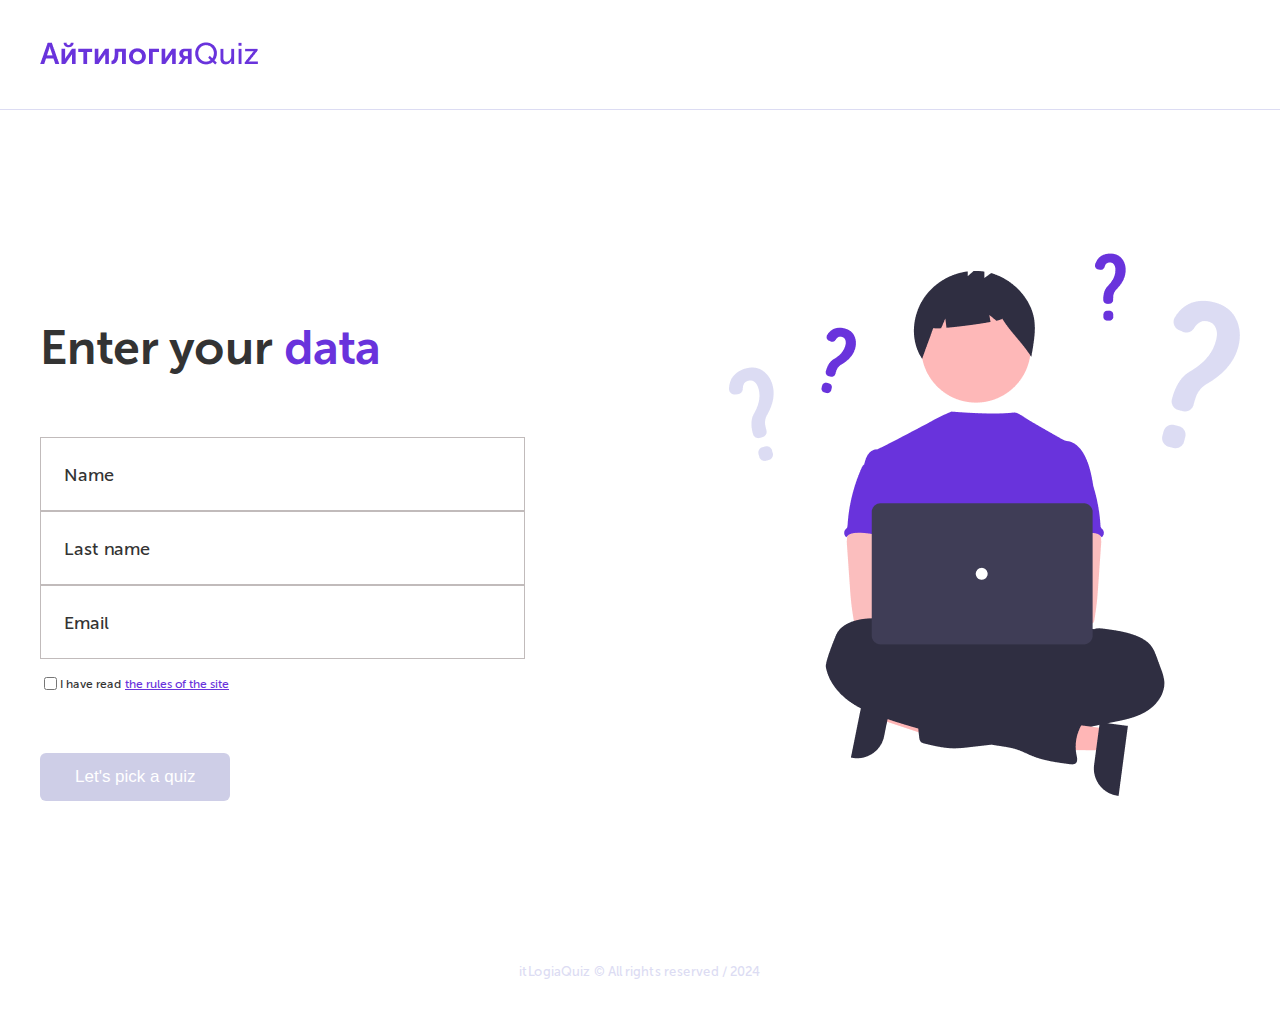
<file: form.html>
<!DOCTYPE html>
<html lang="eng">

<head>
    <meta charset="utf-8">
    <meta name="viewport" content="width=device-width, initial-scale=1.0">
    <title>Registration</title>
    <link rel="stylesheet" href="styles/common.css">
    <link rel="stylesheet" href="styles/form.css">

<body>
    <header class="header">
        <div class="container">
            <div class="logo">
                <img src="images/logo.png" alt="Logo">
            </div>
        </div>
    </header>

    <section class="form">
        <div class="container">
            <div class="form-content">
                <h1 class="form-title common-title">
                    Enter your <span>data</span>
                </h1>
                <div class="form-details">
                    <div class="form-group">
                        <input type="text" class="form-input" id="name" required>
                        <label for="name" class="form-label">Name</label>
                    </div>
                    <div class="form-group">
                        <input type="text" class="form-input" id="last-name" required>
                        <label for="last-name" class="form-label">Last name</label>
                    </div>
                    <div class="form-group">
                        <input type="text" class="form-input" id="email" required>
                        <label for="email" class="form-label">Email</label>
                    </div>
                    <div class="form-agree">
                        <input type="checkbox" id="agree" required>
                        <label for="agree">
                            I have read <a href="#">the rules of the site</a>
                        </label>
                    </div>
                </div>
                <div class="form-button">
                    <button class="button" id="process" disabled>Let's pick a quiz</button>
                </div>
            </div>
            <div class="form-image">
                <img src="images/form-image.png" alt="Image">
            </div>
        </div>
    </section>

    <footer class="footer">
        itLogiaQuiz © All rights reserved / 2024
    </footer>
    <script src="script/form.js"></script>
</body>

</html>
</file>
<file: styles/common.css>
body {
    margin: 0;
    font-family: 'Myseo Sans Cyrl', sans-serif;
    color: #333333;
}

a {
    color: #6933DC;
}

@font-face {
    font-family: 'Myseo Sans Cyrl';
    src: url('../fonts/museosanscyrl-500.ttf');
}

@font-face {
    font-family: 'Myseo Sans Cyrl Bold';
    src: url('../fonts/Museo-Sans-Cyrl-700.ttf');
    font-weight: bold;
}

.header {
    padding: 42px 0 40px;
    border-bottom: 1px solid #DCDCF3;
}

.container {
    max-width: 1200px;
    margin: 0 auto;
}

.common-title {
    font-family: 'Myseo Sans Cyrl Bold';
    font-size: 48px;
    line-height: 58px;
    text-align: left;

}

.common-title span {
    color: #6933DC;
}

.button {
    padding: 14px 35px;
    border: 0;
    border-radius: 6px;
    gap: 10px;
    background: #6933DC;
    color: #FFFFFF;
    font-size: 17px;
    line-height: 20px;
    cursor: pointer;
    transition: .4s;
}

.button:hover {
    background: #3a0d9bda;
}

.button:disabled {
    background-color: #cecee7;
    cursor: not-allowed;
}

.button-transparent {
    background: transparent;
    color: #6933DC;
    border: 1px solid #6933DC;
    transition: .2s ease all;

}

.button-transparent:hover {
    color: #cecee7;
}

.button-transparent:disabled {
    cursor: not-allowed;
    background: transparent;
    color: #cecee7;
    border: 1px solid #cecee7;
}


.footer {
    text-align: center;
    padding: 40px 0;
    font-size: 13px;
    line-height: 16px;
    color: #DCDCF3;
}
</file>
<file: styles/form.css>
.form {
    padding: 140px 0 123px 0;
}

.form .container {
    display: flex;
    align-items: flex-end;
    justify-content: space-between;
}

.form-content {
    max-width: 504px;
}

.form-details {
    margin-top: 60px;
    max-width: 485px;
}

.form-agree {
    margin-top: 15px;
    font-size: 12px;
    line-height: 14px;
    align-items: center;
    display: flex;
}

.form-agree input,
.form-agree label {
    cursor: pointer;
}


.form-button {
    margin-top: 60px;
}

.form-group {
    background: #FFFFFF;
    border: 1px solid #C1BBBB;
    padding: 12px 23px 13px 23px;
    width: 485px;
    height: 74px;
    box-sizing: border-box;
    position: relative;
    transition: .2s ease all;
}

.form-input {
    border: 0;
    outline: 0;
    width: 100%;
    height: 100%;
    padding: 0;
    font-size: 18px;
    line-height: 22px;
    color: #6933DC;
    font-family: 'Myseo Sans Cyrl Bold', sans-serif;
}

.form-label {
    font-size: 18px;
    line-height: 22px;
    position: absolute;
    left: 23px;
    top: 26px;
    transition: .2s ease all;
}

.form-input:focus~.form-label,
.form-input:not(:focus):valid~.form-label {
    top: 12px;
}

.form-input:valid,
.form-input:focus {
    margin-top: 27px;
    height: auto;
}

.form-group:focus-within {
    border-left: 5px solid #6933DC;
}
</file>
